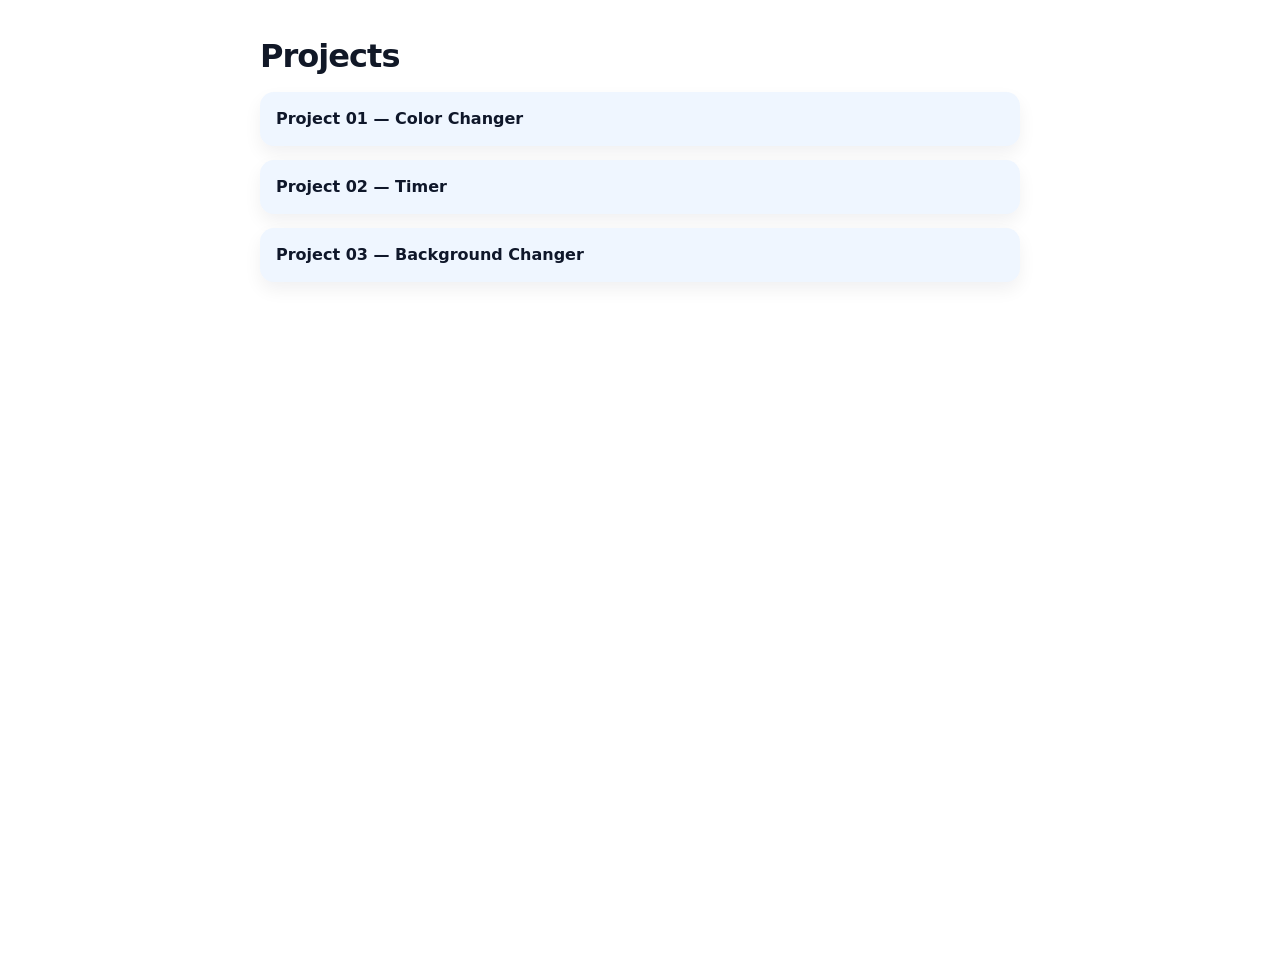
<file: projects/index.html>
<!DOCTYPE html>
<html lang="en">
<head>
  <meta charset="utf-8" />
  <meta name="viewport" content="width=device-width,initial-scale=1" />
  <title>Projects — Learn JavaScript</title>
  <style>
    body {
      margin: 0;
      min-height: 100vh;
      font-family: system-ui, sans-serif;
      color: #111827;
      background: #ffffff;
      padding: 2rem 1rem;
      line-height: 1.5;
    }

    main {
      max-width: 760px;
      margin: 0 auto;
    }

    h1 {
      margin: 0 0 0.75rem;
      font-size: 2rem;
      letter-spacing: -0.03em;
    }

    ul.projects {
      list-style: none;
      padding: 0;
      margin: 0;
    }

    ul.projects li {
      margin-bottom: 0.85rem;
    }

    ul.projects a {
      display: block;
      padding: 0.95rem 1rem;
      border-radius: 14px;
      text-decoration: none;
      color: #0f172a;
      font-weight: 700;
      background: #eff6ff;
      box-shadow: 0 8px 18px rgba(15, 23, 42, 0.06);
      transition: transform 0.18s ease, background-color 0.18s ease, box-shadow 0.18s ease;
    }

    ul.projects a:hover,
    ul.projects a:focus-visible {
      background: #dbeafe;
      transform: translateY(-1px);
      box-shadow: 0 12px 24px rgba(15, 23, 42, 0.1);
    }

    code {
      background: #f8fafc;
      padding: 0.15rem 0.35rem;
      border-radius: 6px;
      color: #1e293b;
      font-size: 0.95rem;
    }

    @media (max-width: 520px) {
      body {
        padding: 1.25rem;
      }

      h1 {
        font-size: 1.75rem;
      }
    }
  </style>
</head>
<body>
  <main class="card">
    <h1>Projects</h1>

    <ul class="projects">
      <li><a href="project-01-color-changer/index.html" target="_blank">Project 01 — Color Changer</a></li>
      <li><a href="project-02/index.html" target="_blank">Project 02 — Timer</a></li>
      <li><a href="project-03/index.html" target="_blank">Project 03 — Background Changer</a></li>
    </ul>
  </main>
</body>
</html>
</file>
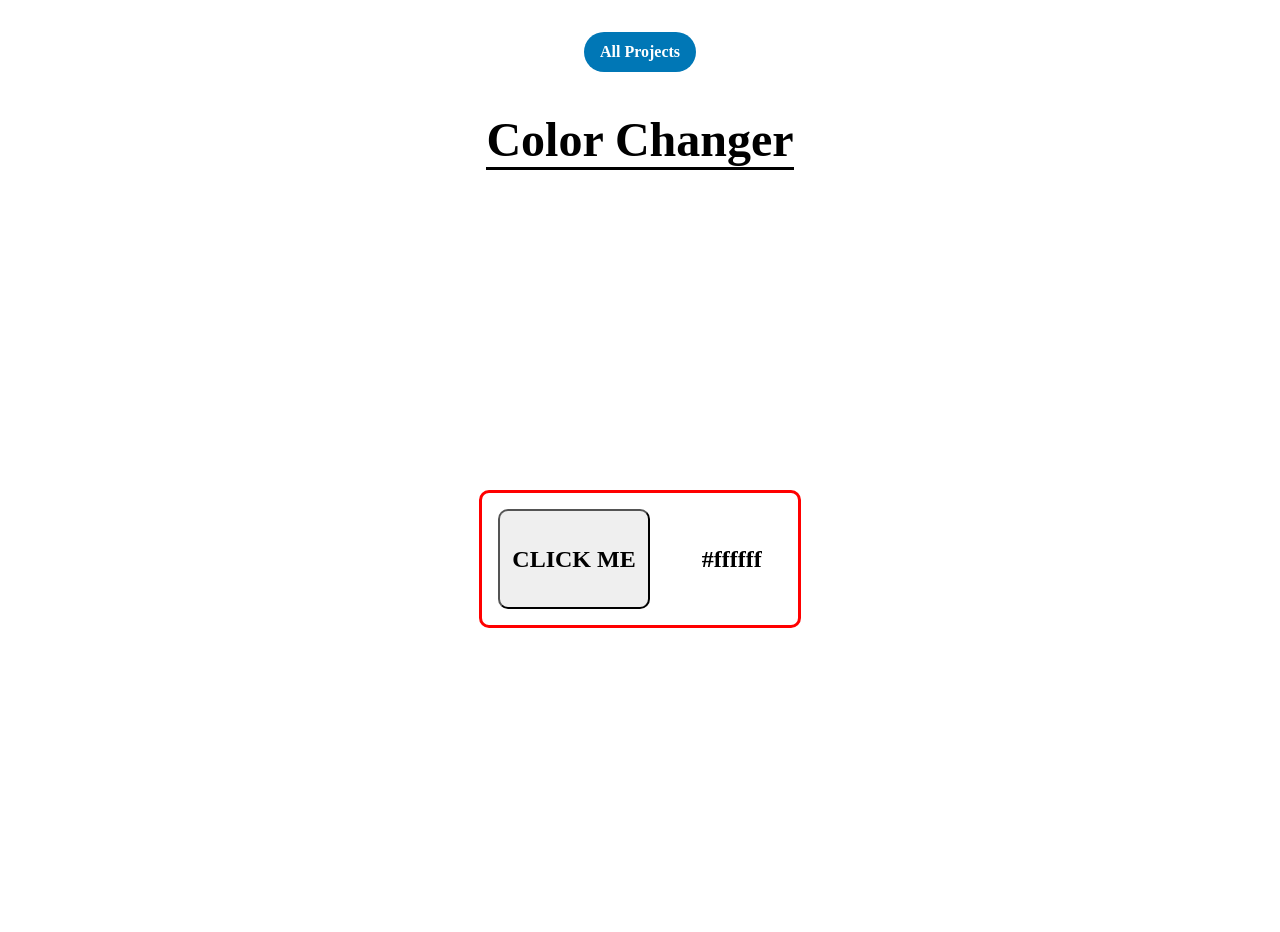
<file: projects/project-01-color-changer/index.html>
<!DOCTYPE html>
<html lang="en">
<head>
    <meta charset="UTF-8">
    <meta name="viewport" content="width=device-width, initial-scale=1.0">
    <title>Color Changer</title>
    <link rel="stylesheet" href="style.css">
</head>
<body>
    <nav class="project-nav">
        <a href="../index.html">All Projects</a>
    </nav>

    <h1>Color Changer</h1>

    <div id="container">
        <button id="btn" onclick="colorChanger()">CLICK ME</button>
        <span id="color-box">#ffffff</span>
    </div>

    <script src="script.js"></script>
</body>
</html>
</file>
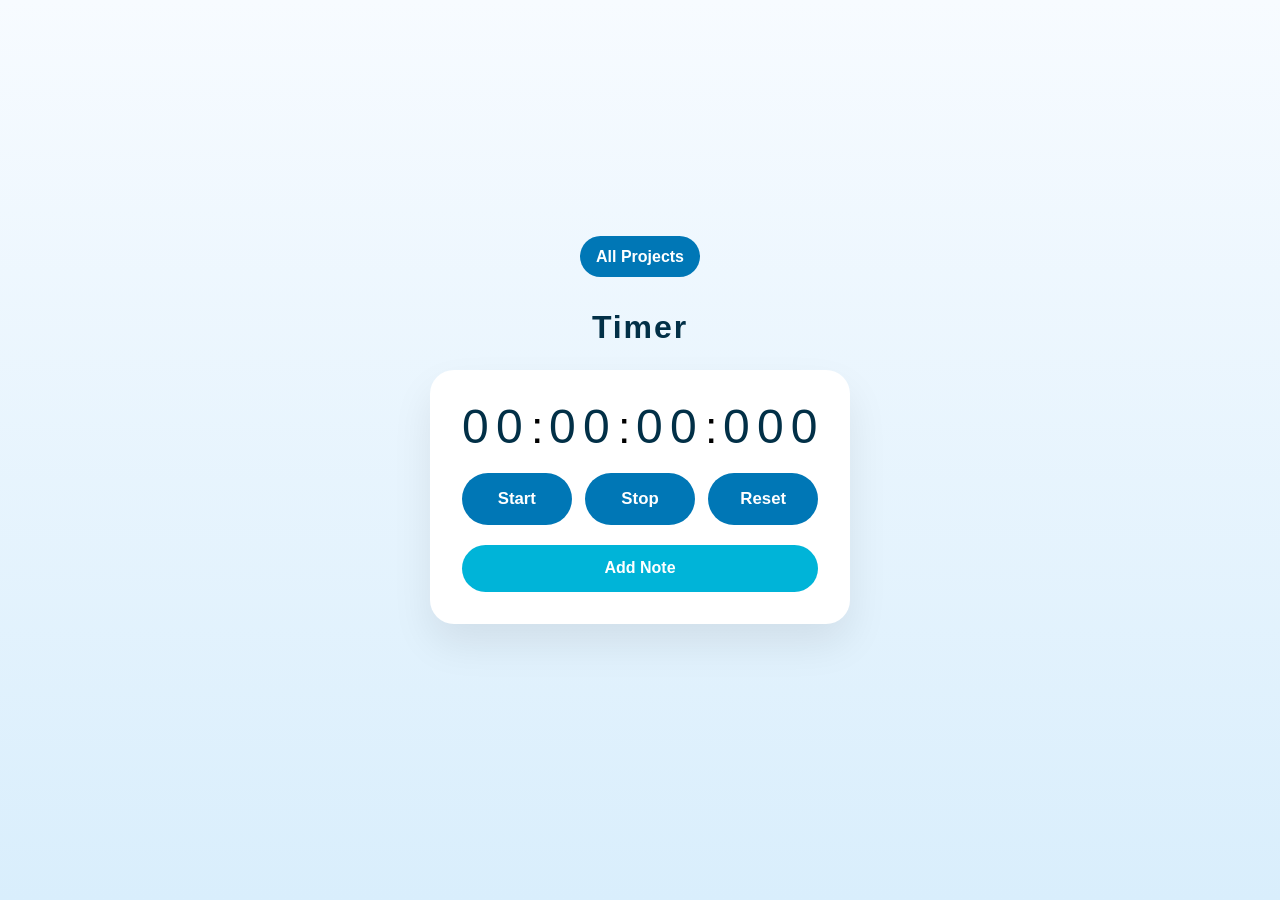
<file: projects/project-02/index.html>
<!DOCTYPE html>
<html lang="en">
<head>
    <meta charset="UTF-8">
    <meta name="viewport" content="width=device-width, initial-scale=1.0">
    <title>Timer</title>
    <link rel="stylesheet" href="style.css">
</head>
<body>
    <nav class="project-nav">
        <a href="../index.html">All Projects</a>
    </nav>

    <h1>Timer</h1>

    <div id="timer">
        <div id="time">
            <p>
                <span id="hour">00</span> :
                <span id="minute">00</span> :
                <span id="second">00</span> :
                <span id="milisecond">000</span>
            </p>
        </div>
        <div id="timer-btns">
            <button id="start-btn" onclick="startStopwatch()">Start</button>
            <button id="stop-btn" onclick="stopStopwatch()">Stop</button>
            <button id="reset-btn" onclick="resetStopwatch()">Reset</button>
        </div>
        <div class="add-btn">
            <button class="add-btn" id="add-note-btn">Add Note</button>
        </div>
        <div id="note-popup" class="note-popup hidden">
            <textarea id="note-text" placeholder="Describe what you completed..."></textarea>
            <div class="note-popup-btns">
                <button id="note-save-btn">Save</button>
                <button id="note-cancel-btn">Cancel</button>
            </div>
        </div>
    </div>
    <div id="notes" class="notes"></div>
    
    <script src="script.js"></script>
</body>
</html>
</file>
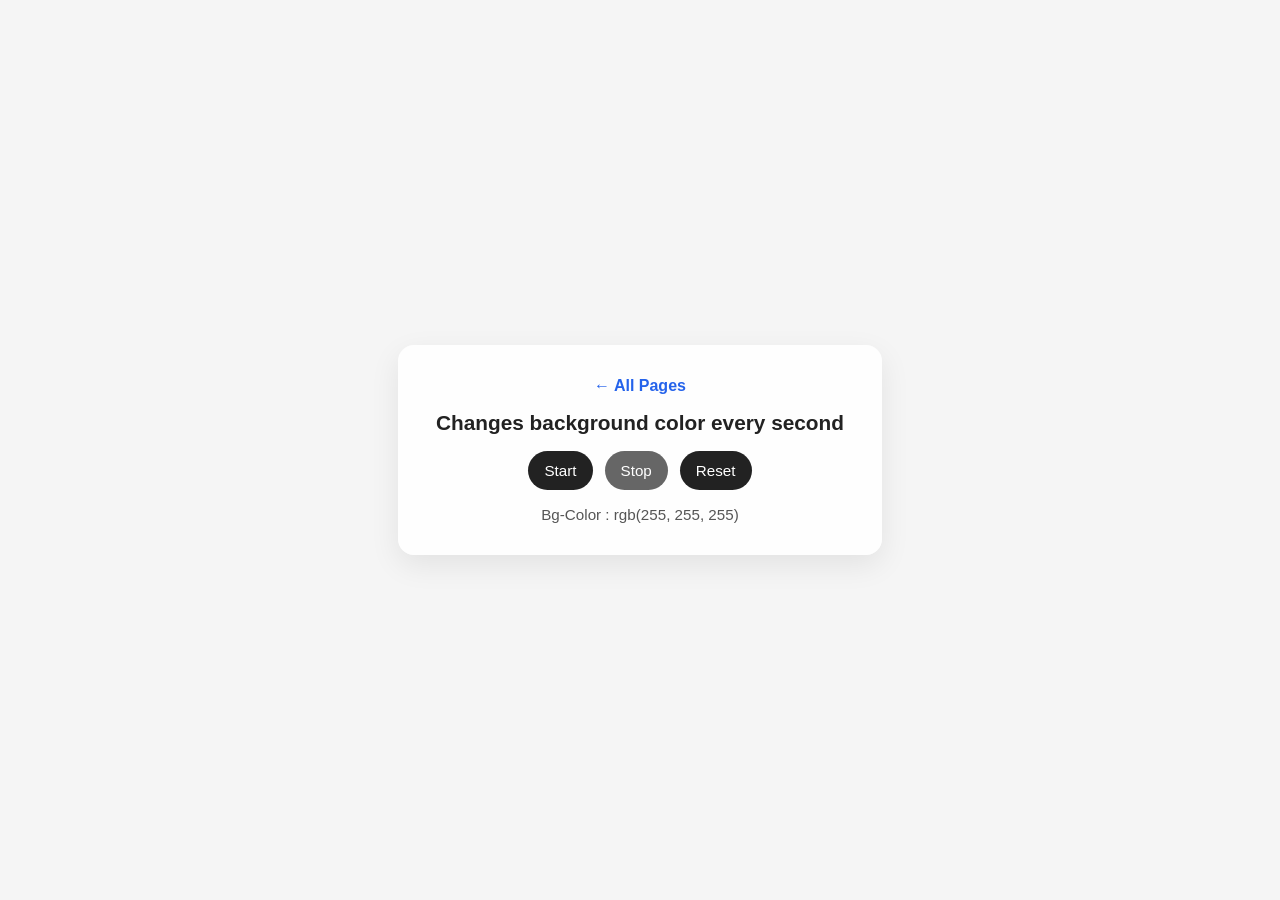
<file: projects/project-03/index.html>
<!DOCTYPE html>
<html lang="en">
<head>
    <meta charset="UTF-8">
    <meta name="viewport" content="width=device-width, initial-scale=1.0">
    <title>Project 03</title>
    <link rel="stylesheet" href="style.css">
</head>
<body>
    <div class="container">
        <a href="../index.html" class="back-link">← All Pages</a>
        <h1>Changes background color every second</h1>
        <div class="buttons">
            <button id="start">Start</button>
            <button id="stop">Stop</button>
            <button id="reset">Reset</button>
        </div>
        <p id="color-name">Bg-Color : rgb(255, 255, 255)</p>
    </div>
    
</body>
<script src ="script.js"></script>
</html>
</file>
<file: projects/project-01-color-changer/style.css>
* {
    margin: 0;
    padding: 0;
    font-family: cursive;
}

html, body {
    height: 100%;
}

body {
    min-height: 100vh;
    display: flex;
    flex-direction: column;
    align-items: center;
    padding-top: 2rem;
}

h1 {
    font-size: 3em;
    font-weight: 600;
    border-bottom: 3px solid black;
    margin: 1rem 0;
}

#container {
    display: flex;
    gap: 2em;
    padding: 1em;
    border: 3px solid red;
    border-radius: 10px;
    margin-top: auto;
    margin-bottom: auto;
}

.project-nav {
    width: 100%;
    max-width: 720px;
    display: flex;
    gap: 0.75rem;
    justify-content: center;
    flex-wrap: wrap;
    margin-bottom: 1.5rem;
}

.project-nav a {
    text-decoration: none;
    color: #fff;
    background: #0077b6;
    padding: 0.7rem 1rem;
    border-radius: 999px;
    font-weight: 700;
    transition: transform 0.16s ease, background-color 0.16s ease;
}

.project-nav a:hover {
    transform: translateY(-1px);
    background-color: #005f86;
}

@media (max-width: 520px) {
    .project-nav { flex-direction: column; gap: 0.5rem; }
}

#btn {
    font-size: 1.5em;
    cursor: pointer;
    padding: 0.5em;
    border-radius: 10px;
    font-weight:700;
}

#color-box {
    font-size: 1.5em;
    border-radius: 10px;
    width: 100px;
    height: 100px;
    display: flex;
    align-items: center;
    justify-content: center;
    font-weight: bold;
    text-align: center;
}




/*

display: block; and margin: auto; don’t center inline elements like <button> inside a parent.
text-align: center; centers inline/inline-block children inside the container.

*/
</file>
<file: projects/project-02/style.css>
* {
    box-sizing: border-box;
    padding: 0;
    margin: 0;
    font-family: 'Segoe UI', Tahoma, Geneva, Verdana, sans-serif;
}

body {
    min-height: 100vh;
    display: flex;
    justify-content: center;
    align-items: center;
    flex-direction: column;
    padding: 2rem 1rem;
    gap: 1.5rem;
    background: linear-gradient(180deg, #f7fbff 0%, #d9eefc 100%);
}

.project-nav {
    width: 100%;
    max-width: 460px;
    display: flex;
    gap: 0.75rem;
    justify-content: center;
    flex-wrap: wrap;
    margin-bottom: 0.5rem;
}

.project-nav a {
    text-decoration: none;
    color: #ffffff;
    background-color: #0077b6;
    padding: 0.7rem 1rem;
    border-radius: 999px;
    font-weight: 700;
    transition: transform 0.16s ease, background-color 0.16s ease;
}

.project-nav a:hover {
    transform: translateY(-1px);
    background-color: #005f86;
}

@media (max-width: 520px) {
    .project-nav { flex-direction: column; gap: 0.5rem; }
}

h1 {
    color: #023047;
    letter-spacing: 0.06em;
    font-size: 2rem;
}

#timer {
    width: min(420px, 100%);
    padding: 1.5rem;
    display: flex;
    flex-direction: column;
    gap: 1.25rem;
    background-color: #ffffff;
    border-radius: 24px;
    box-shadow: 0 20px 40px rgba(0, 0, 0, 0.08);
    text-align: center;
}

#timer #time p {
    display: flex;
    gap: 0.35rem;
    justify-content: center;
    align-items: baseline;
    white-space: nowrap; /* prevent wrapping of digits */
    margin: 0;
}

#timer #time p span {
    display: inline-block;
    font-size: clamp(2rem, 4vw, 3rem);
    line-height: 1;
    min-width: 2ch;
    text-align: center;
    color: #023047;
    letter-spacing: 0.15em;
}

/* make milliseconds smaller so it stays inline */
#milisecond {
    font-size: clamp(1rem, 2.2vw, 1.25rem);
}

#timer #timer-btns {
    display: flex;
    gap: 0.85rem;
    width: 100%;
}

#timer #timer-btns button,
#timer .add-btn button {
    flex: 1;
    padding: 0.9rem 1rem;
    border: none;
    border-radius: 999px;
    font-size: 1rem;
    font-weight: 600;
    cursor: pointer;
    transition: transform 0.18s ease, background-color 0.18s ease, box-shadow 0.18s ease;
}

#timer #timer-btns button {
    background-color: #0077b6;
    color: #ffffff;
}

#timer #timer-btns button:hover {
    transform: translateY(-1px);
    background-color: #005f86;
}

#timer .add-btn {
    width: 100%;
}

#timer .add-btn button {
    background-color: #00b4d8;
    color: #ffffff;
}

#timer #add-btn button:hover {
    transform: translateY(-1px);
    background-color: #0288a6;
}

button:focus-visible {
    outline: 3px solid rgba(0, 119, 182, 0.3);
    outline-offset: 3px;
}

/* Notes / popup styles */
.notes {
    width: min(420px, 100%);
    margin-top: 1rem;
    display: flex;
    flex-direction: column;
    gap: 0.75rem;
}
.note {
    background: #fff59d;
    padding: 0.75rem;
    border-radius: 12px;
    box-shadow: 0 8px 20px rgba(0,0,0,0.08);
    text-align: left;
}
.note .meta {
    font-size: 0.8rem;
    color: #023047;
    opacity: 0.9;
    margin-bottom: 0.5rem;
}
.note .desc {
    font-size: 0.95rem;
    color: #012a4a;
}
.note-popup {
    position: relative;
    margin-top: 0.75rem;
    display: flex;
    flex-direction: column;
    gap: 0.5rem;
}
.note-popup.hidden { display: none; }
.note-popup textarea {
    width: 100%;
    min-height: 80px;
    padding: 0.6rem;
    border-radius: 8px;
    border: 1px solid #cfd8dc;
    resize: vertical;
    font-size: 0.95rem;
}
.note-popup-btns { display:flex; gap:0.5rem; }
.note-popup-btns button { flex: 1; }

/* Save / Cancel button styles */
#note-save-btn,
#note-cancel-btn {
    padding: 0.6rem 0.8rem;
    border-radius: 10px;
    font-weight: 700;
    border: none;
    cursor: pointer;
    transition: transform 0.12s ease, box-shadow 0.12s ease, background-color 0.12s ease;
    box-shadow: 0 6px 14px rgba(2, 48, 71, 0.06);
}

#note-save-btn {
    background-color: #0077b6;
    color: #ffffff;
}

#note-save-btn:hover {
    transform: translateY(-2px);
    box-shadow: 0 10px 20px rgba(2, 48, 71, 0.12);
}

#note-cancel-btn {
    background-color: #f1f5f9;
    color: #023047;
}

#note-cancel-btn:hover {
    transform: translateY(-2px);
    box-shadow: 0 8px 18px rgba(2, 48, 71, 0.06);
}

#note-save-btn:focus-visible, #note-cancel-btn:focus-visible {
    outline: 3px solid rgba(0, 119, 182, 0.22);
    outline-offset: 3px;
}

/* Slightly stack the buttons on very narrow viewports while keeping them balanced */
@media (max-width: 380px) {
    .note-popup-btns { flex-direction: column; }
    .note-popup-btns button { width: 100%; }
}

/* Responsive rules: stack buttons on small screens and scale text/buttons */
@media (max-width: 480px) {
    #timer { padding: 1rem; }
    #timer #time p { font-size: clamp(1.6rem, 8vw, 2.4rem); }
    #timer #timer-btns { flex-direction: column; }
    #timer #timer-btns button,
    #timer .add-btn button { padding: 0.9rem; font-size: 1.05rem; border-radius: 12px; width: 100%; }
    #timer #timer-btns { gap: 0.5rem; }
    .note-popup textarea { min-height: 100px; }
}

@media (min-width: 1024px) {
    #timer { width: 420px; padding: 2rem; }
    #timer #time p { font-size: clamp(2.5rem, 3.5vw, 4rem); }
    #timer #timer-btns button { padding: 1rem 1.25rem; font-size: 1.05rem; }
}
</file>
<file: projects/project-03/style.css>
body {
  margin: 0;
  min-height: 100vh;
  display: grid;
  place-items: center;
  font-family: Arial, Helvetica, sans-serif;
  background: #f5f5f5;
  color: #222;
  transition: background-color 0.3s ease;
}

.back-link {
  display: inline-block;
  margin-bottom: 1rem;
  color: #2563eb;
  text-decoration: none;
  font-weight: 600;
}

.back-link:hover,
.back-link:focus-visible {
  text-decoration: underline;
}

.container {
  width: min(90vw, 420px);
  padding: 2rem;
  border-radius: 16px;
  background: rgba(255, 255, 255, 0.9);
  box-shadow: 0 10px 30px rgba(0, 0, 0, 0.08);
  text-align: center;
}

h1 {
  font-size: 1.3rem;
  margin: 0 0 1rem;
  font-weight: 600;
}

.buttons {
  display: flex;
  justify-content: center;
  gap: 0.75rem;
  margin-bottom: 1rem;
}

button {
  border: none;
  border-radius: 999px;
  padding: 0.7rem 1rem;
  cursor: pointer;
  font-size: 0.95rem;
  background: #222;
  color: #fff;
  transition: transform 0.2s ease, opacity 0.2s ease;
}

button:hover {
  transform: translateY(-1px);
  opacity: 0.95;
}

button#stop {
  background: #666;
}

p {
  margin: 0;
  font-size: 0.95rem;
  color: #555;
}
</file>
